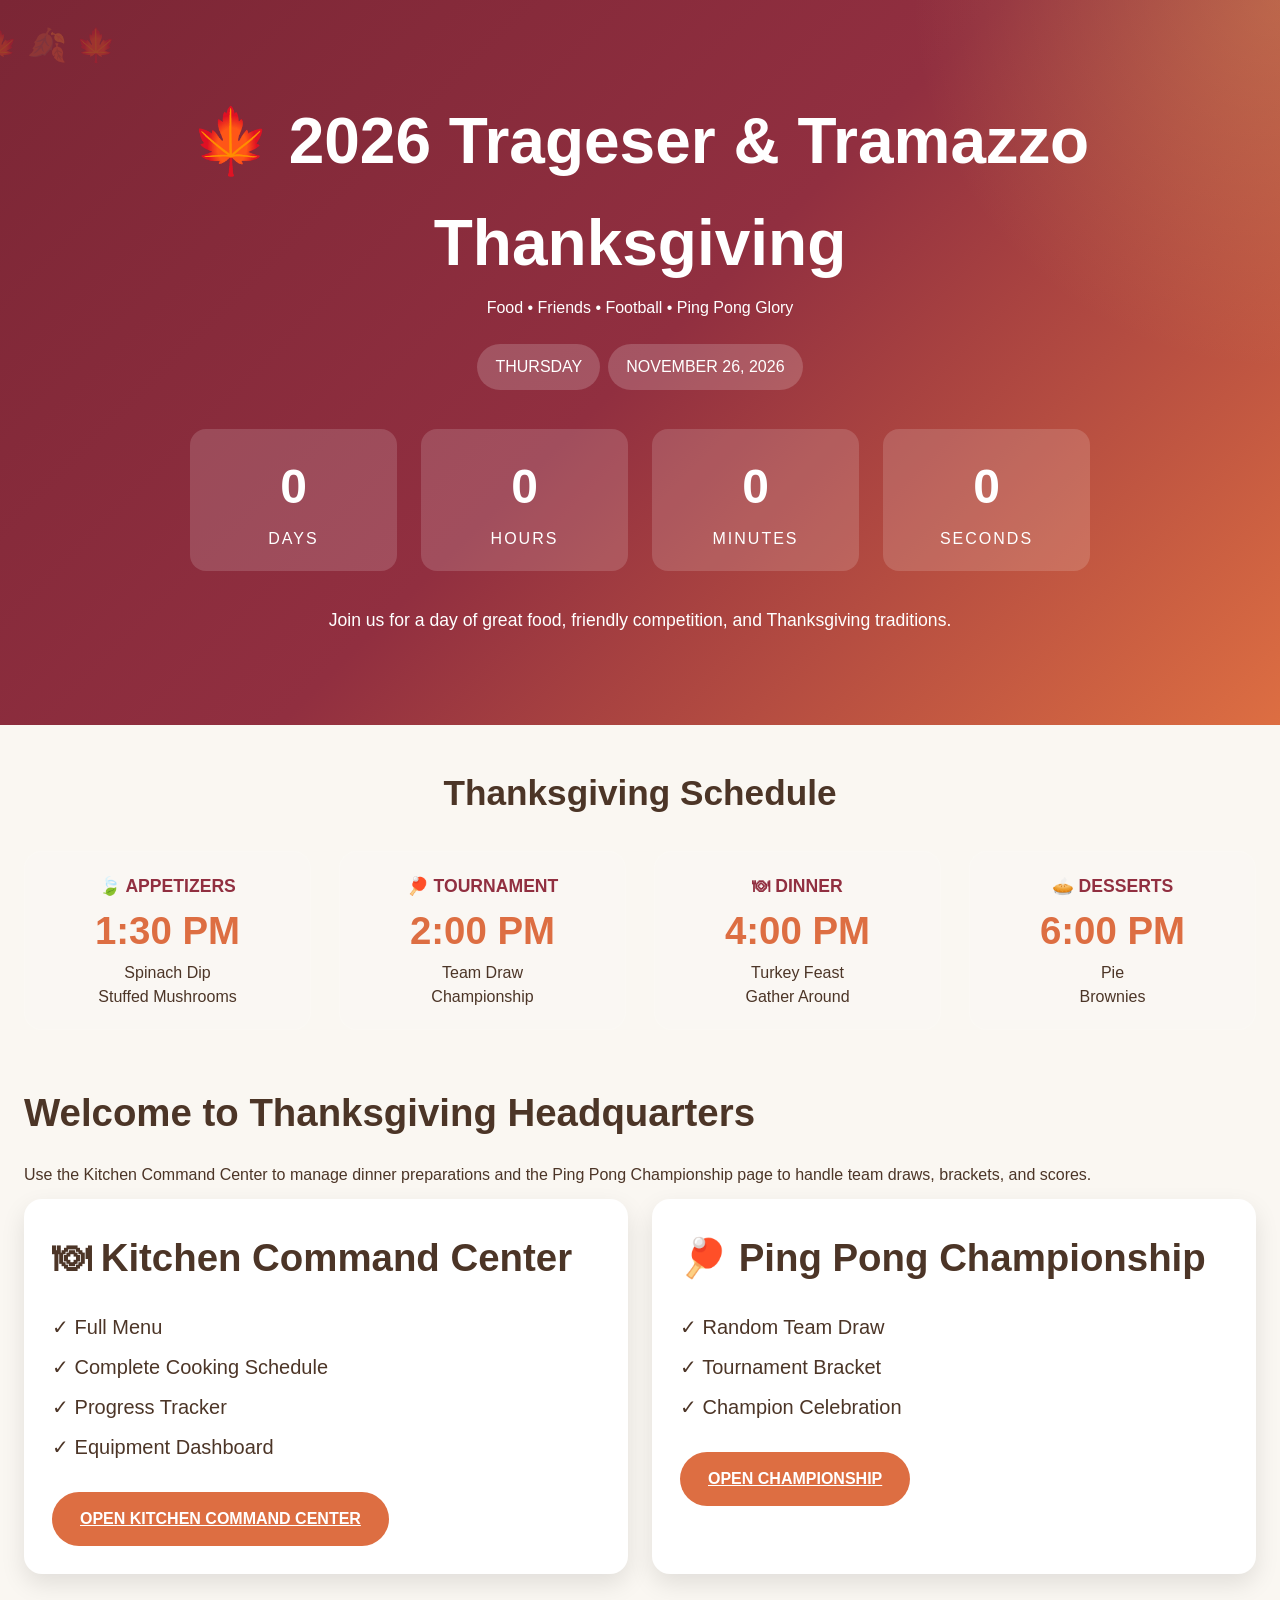
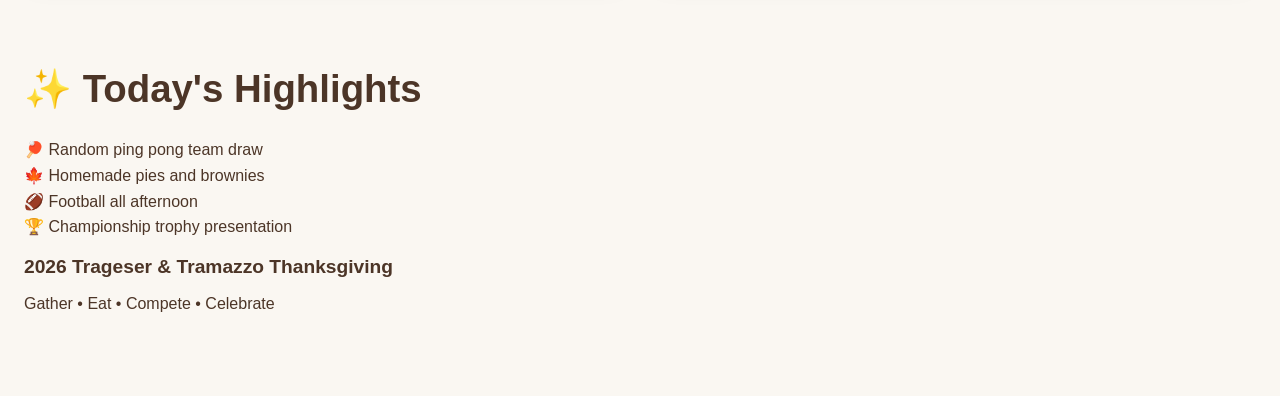
<file: index.html>
<!DOCTYPE html>
<html lang="en">
<head>
<meta charset="UTF-8">
<meta name="viewport" content="width=device-width, initial-scale=1.0">
<title>2026 Trageser & Tramazzo Thanksgiving</title>
<link rel="stylesheet" href="styles.css">
<style>
.countdown-grid{display:grid;grid-template-columns:repeat(4,1fr);gap:24px;max-width:900px;margin:35px auto}.countdown-tile{background:rgba(255,255,255,.15);padding:20px;border-radius:16px}.countdown-number{font-size:3rem;font-weight:800}.countdown-label{letter-spacing:2px}.badge-row{margin:20px 0}.badge{display:inline-block;background:rgba(255,255,255,.18);padding:10px 18px;border-radius:999px;margin:4px}.nav-feature{font-size:1.05rem;line-height:1.9}.hero-card{font-size:1.1rem;max-width:700px;margin:25px auto 0}.primary-nav{transform:none;padding:28px}.grid-2{display:grid;grid-template-columns:1fr 1fr;gap:24px}.card.full-width{grid-column:1/-1}.welcome-section,.highlights-section{background:transparent;box-shadow:none;border:none;padding:12px 0}@media (max-width:768px){.grid-2{grid-template-columns:1fr}.card.full-width{grid-column:auto}.primary-nav{padding:22px}}
.section-title{text-align:center;margin-bottom:10px;font-size:2rem;font-weight:800}.section-subtitle{text-align:center;opacity:.8;margin-bottom:25px}.info-card{background:rgba(255,255,255,.08);border:1px solid rgba(255,255,255,.12);border-radius:18px;padding:20px;text-align:center;cursor:default;box-shadow:none}.navigation-section{margin-top:50px}.nav-grid{display:grid;grid-template-columns:repeat(auto-fit,minmax(300px,1fr));gap:24px}.nav-card{display:block;text-decoration:none;color:white;background:linear-gradient(135deg,#8B4513,#C96A21);border-radius:24px;padding:30px;border:3px solid #FFD166;box-shadow:0 12px 30px rgba(0,0,0,.25);transition:.25s ease;cursor:pointer}.nav-card:hover{transform:translateY(-6px) scale(1.02)}.tap-indicator{margin-top:20px;padding:12px;text-align:center;font-weight:800;background:rgba(255,255,255,.18);border-radius:12px;color:#FFD166} .info-card .stat-title{font-size:1.1rem;font-weight:700}.info-card .stat-value{font-size:2.4rem;font-weight:800}.info-card p{font-size:1rem;line-height:1.5}.section-title{font-size:2.2rem!important}.section-subtitle{font-size:1.15rem}.nav-card{padding:36px;min-height:320px}.nav-card h2{font-size:2rem}.nav-feature{font-size:1.25rem;line-height:2}.tap-indicator{font-size:1.35rem;font-weight:900;padding:18px}@media(max-width:768px){.info-card .stat-value{font-size:2.5rem}.info-card p{font-size:1.1rem}.nav-card h2{font-size:2rem}.nav-feature{font-size:1.3rem;line-height:2.1}.tap-indicator{font-size:1.5rem;padding:20px}} </style>
</head><body>
<header class="hero">
<h1>🍁 2026 Trageser & Tramazzo Thanksgiving</h1>
<p>Food • Friends • Football • Ping Pong Glory</p>
<div class="badge-row"><span class="badge">THURSDAY</span><span class="badge">NOVEMBER 26, 2026</span></div>
<div class="countdown-grid"><div class="countdown-tile"><div id="days" class="countdown-number">0</div><div class="countdown-label">DAYS</div></div><div class="countdown-tile"><div id="hours" class="countdown-number">0</div><div class="countdown-label">HOURS</div></div><div class="countdown-tile"><div id="mins" class="countdown-number">0</div><div class="countdown-label">MINUTES</div></div><div class="countdown-tile"><div id="secs" class="countdown-number">0</div><div class="countdown-label">SECONDS</div></div></div>
<div class="hero-card">Join us for a day of great food, friendly competition, and Thanksgiving traditions.</div>
</header>
<div class="container">
<div class="schedule-section"><h2 class="section-title">Thanksgiving Schedule</h2><div class="dashboard">
<div class="info-card"><div class="stat-title">🍃 APPETIZERS</div><div class="stat-value">1:30 PM</div><p>Spinach Dip<br>Stuffed Mushrooms</p></div>
<div class="info-card"><div class="stat-title">🏓 TOURNAMENT</div><div class="stat-value">2:00 PM</div><p>Team Draw<br>Championship</p></div>
<div class="info-card"><div class="stat-title">🍽 DINNER</div><div class="stat-value">4:00 PM</div><p>Turkey Feast<br>Gather Around</p></div>
<div class="info-card"><div class="stat-title">🥧 DESSERTS</div><div class="stat-value">6:00 PM</div><p>Pie<br>Brownies</p></div>
</div>
<div class="welcome-section"><h2>Welcome to Thanksgiving Headquarters</h2><p>Use the Kitchen Command Center to manage dinner preparations and the Ping Pong Championship page to handle team draws, brackets, and scores.</p></div>
<div class="grid grid-2">
<div class="card primary-nav"><h2>🍽 Kitchen Command Center</h2><div class="nav-feature">✓ Full Menu<br>✓ Complete Cooking Schedule<br>✓ Progress Tracker<br>✓ Equipment Dashboard</div><br><a href="cooking.html" class="btn">OPEN KITCHEN COMMAND CENTER</a></div>
<div class="card primary-nav"><h2>🏓 Ping Pong Championship</h2><div class="nav-feature">✓ Random Team Draw<br>✓ Tournament Bracket<br>✓ Champion Celebration</div><br><a href="tournament.html" class="btn">OPEN CHAMPIONSHIP</a></div>
</div>
<div class="highlights-section full-width"><h2>✨ Today's Highlights</h2><p>🏓 Random ping pong team draw</p><p>🍁 Homemade pies and brownies</p><p>🏈 Football all afternoon</p><p>🏆 Championship trophy presentation</p></div>
</div>
<footer><h3>2026 Trageser & Tramazzo Thanksgiving</h3><p>Gather • Eat • Compete • Celebrate</p></footer>
<script>function update(){const t=new Date('2026-11-26T16:00:00')-new Date();if(t<0)return;days.textContent=Math.floor(t/86400000);hours.textContent=Math.floor(t%86400000/3600000);mins.textContent=Math.floor(t%3600000/60000);secs.textContent=Math.floor(t%60000/1000);}update();setInterval(update,1000);</script>
</body></html>
</file>
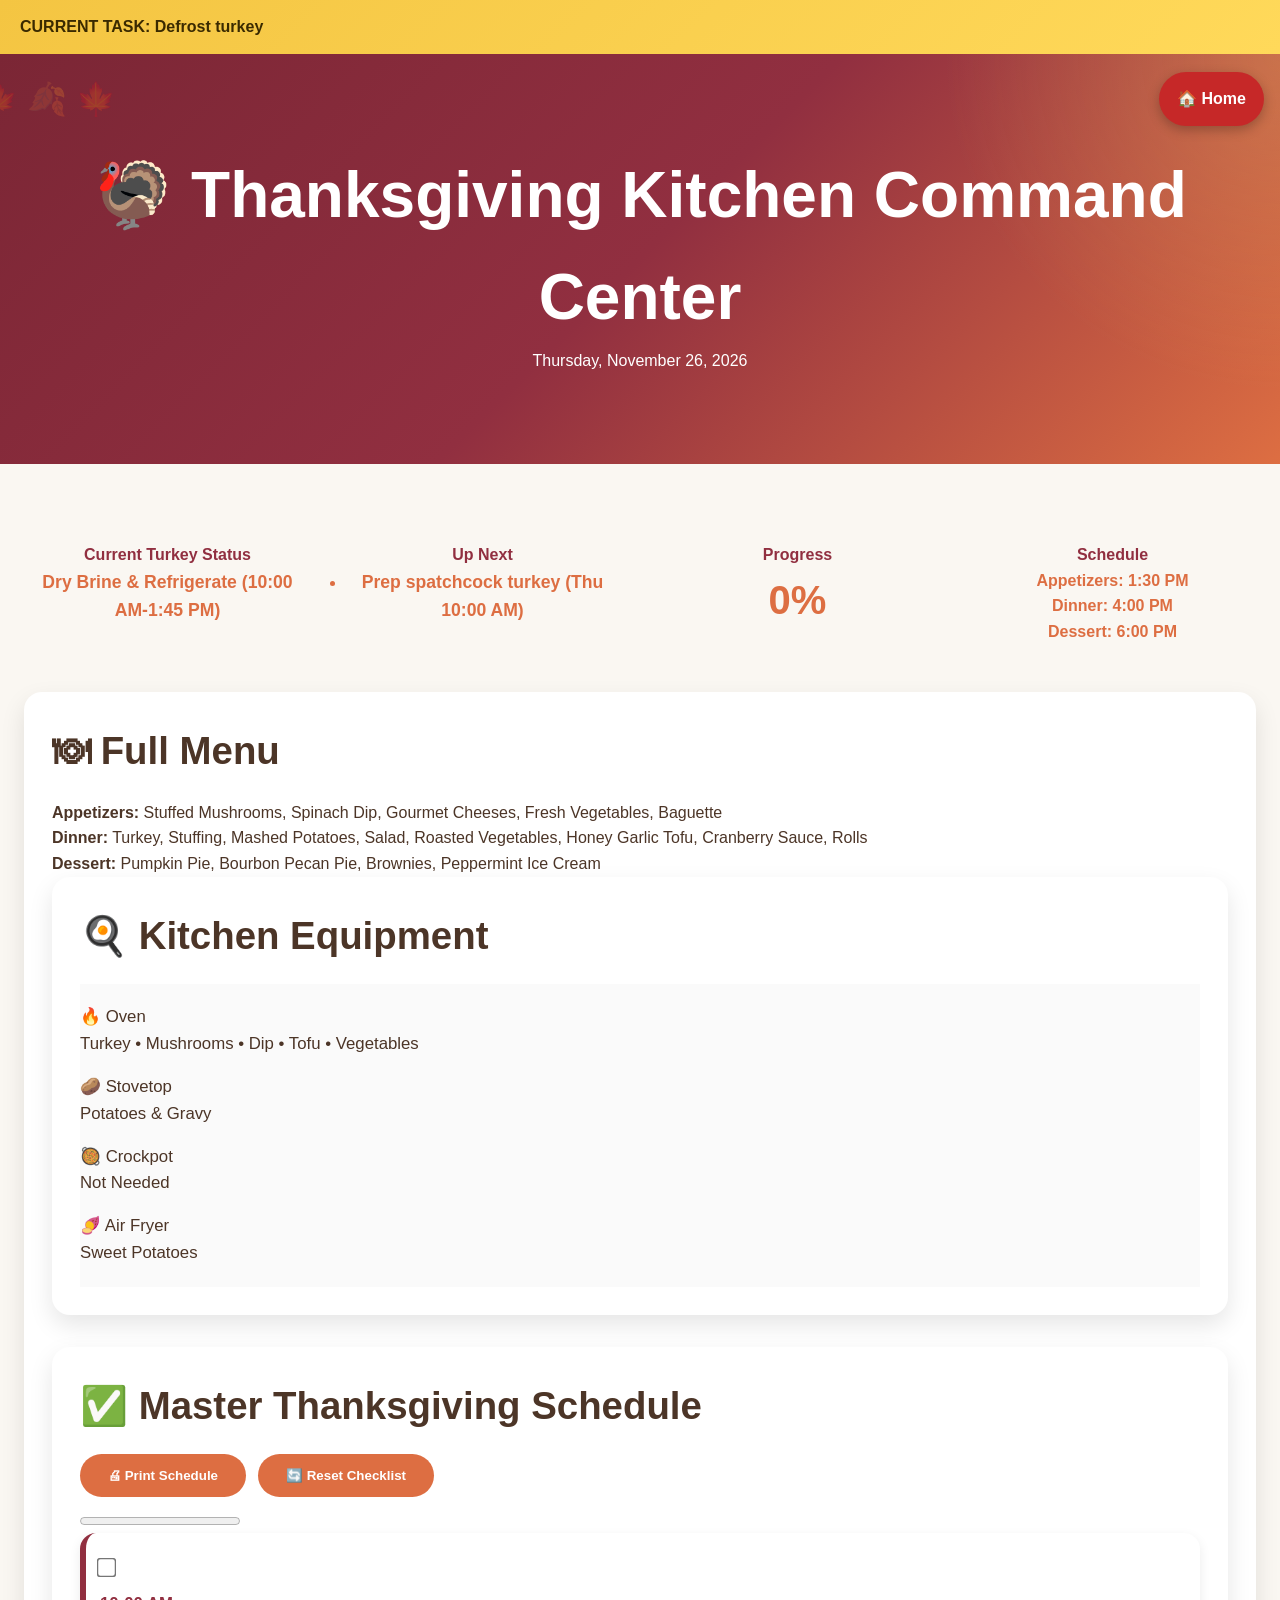
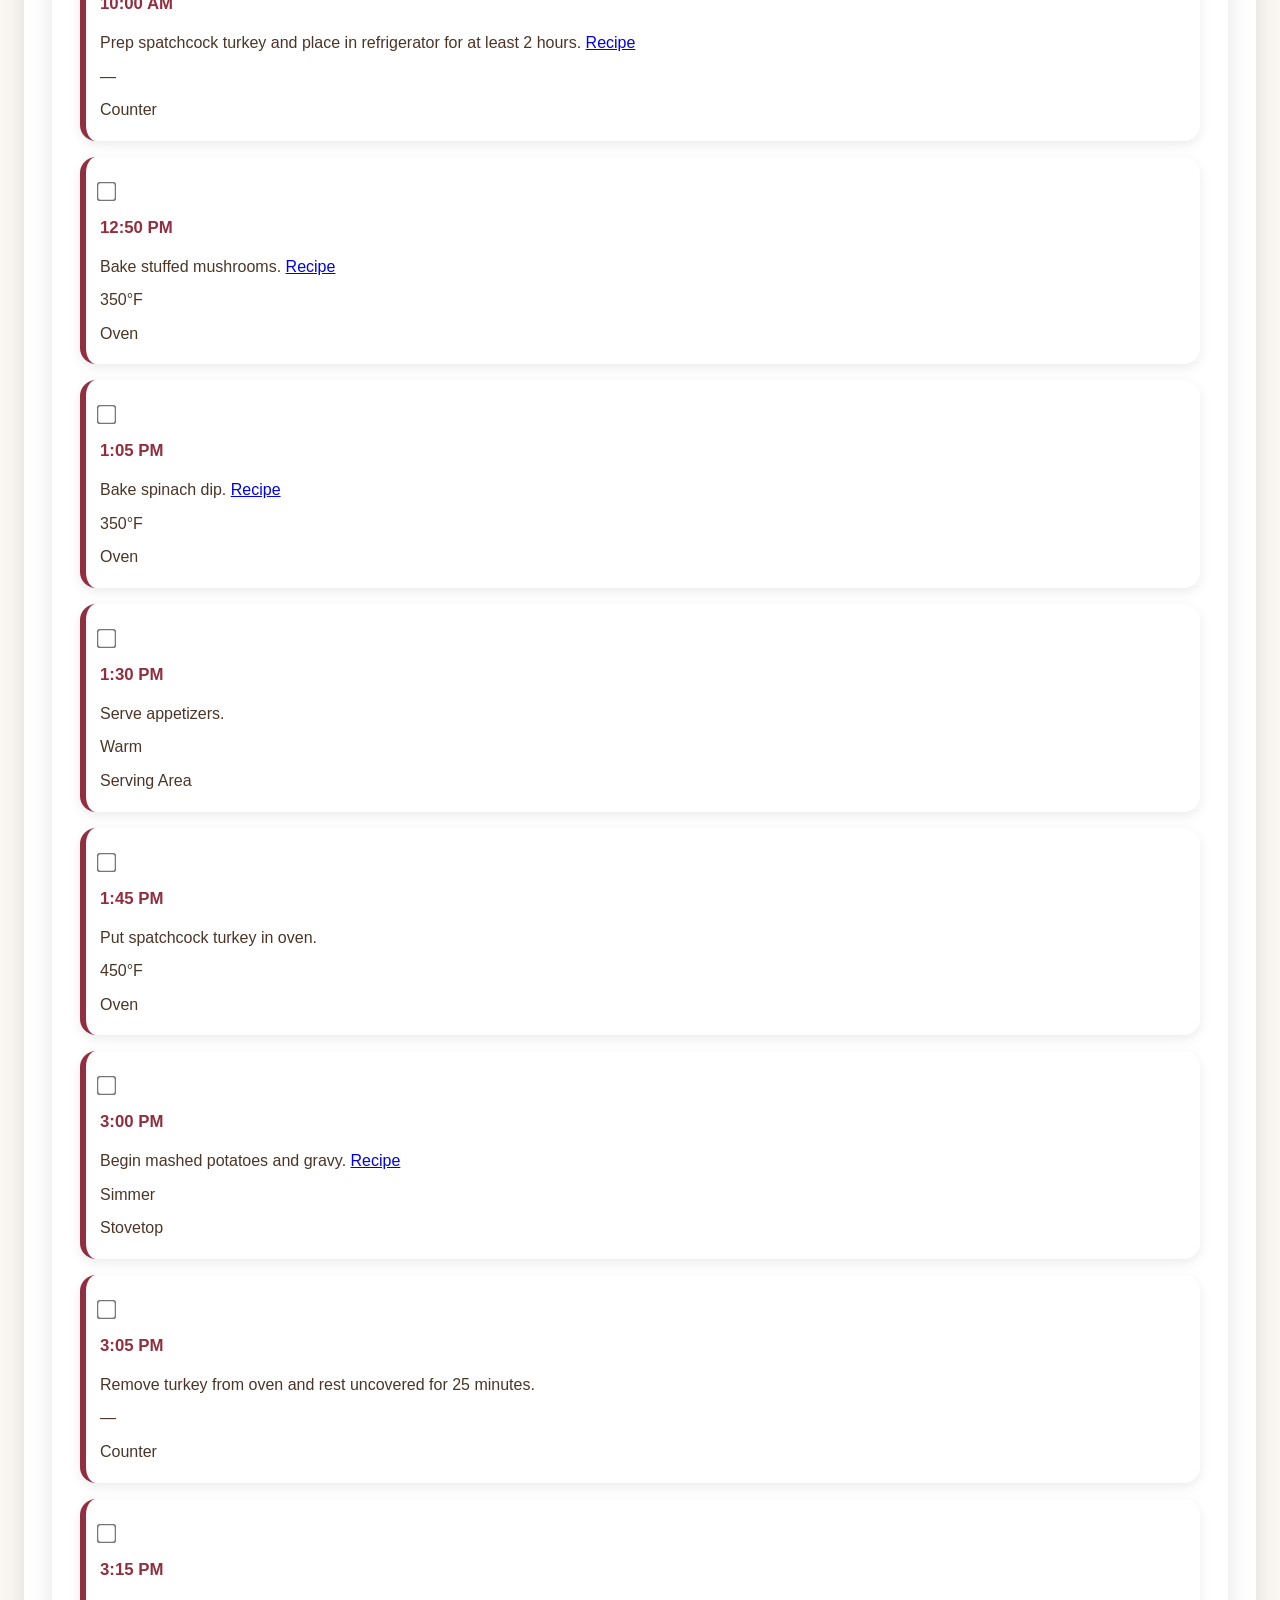
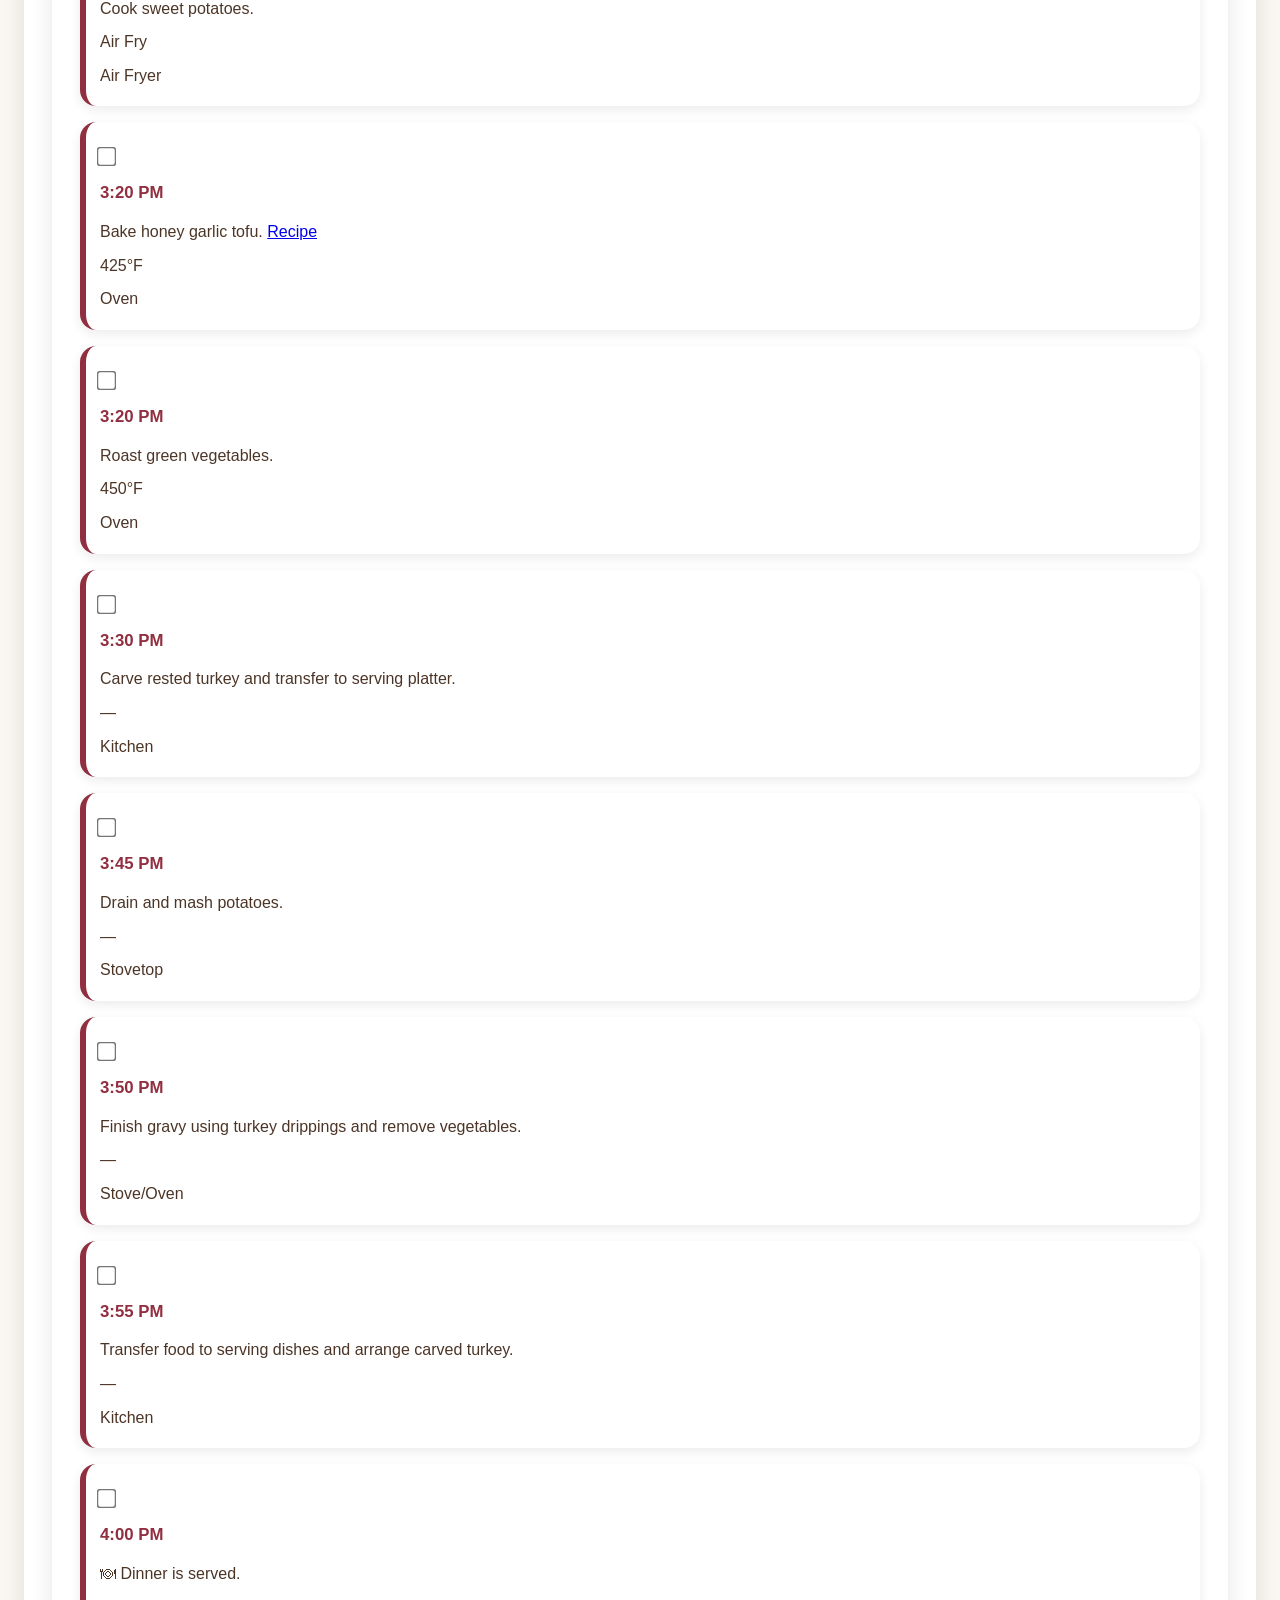
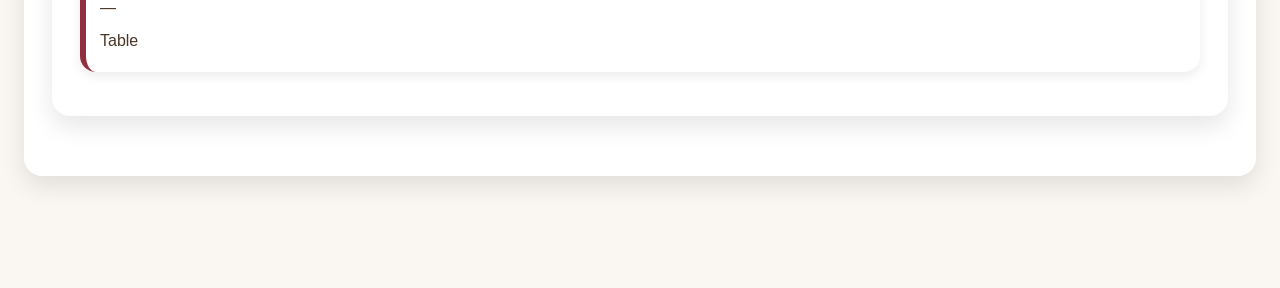
<file: cooking.html>
<!DOCTYPE html>
<html lang="en">
<head>
<meta charset="UTF-8">
<meta name="viewport" content="width=device-width, initial-scale=1.0">
<title>Thanksgiving Kitchen Command Center</title>
<link rel="stylesheet" href="styles.css">
<style>
.topnav{padding:20px}.sticky-task{position:sticky;top:0;background:#912f40;color:#fff;padding:14px 20px;z-index:1000;font-weight:700}.equipment{display:grid;grid-template-columns:repeat(auto-fit,minmax(220px,1fr));gap:24px}.equip{background:#fff;border-radius:18px;padding:20px;box-shadow:0 8px 20px rgba(0,0,0,.1)}.controls{display:flex;gap:12px;flex-wrap:wrap}.progress-wrap{margin-top:10px} .schedule-table input{transform:scale(1.2)} .dashboard .stat-card{pointer-events:none!important;border-radius:0!important;box-shadow:none!important;background:transparent!important;border:none!important;padding:8px!important;} .dashboard .stat-card:hover{transform:none!important;box-shadow:none!important;} 
.table-wrapper{overflow:visible}.schedule-table{width:100%}.schedule-table tr:first-child{display:none}.schedule-table,.schedule-table tbody,.schedule-table tr,.schedule-table td{display:block;width:100%}.schedule-table tr{background:#fff;margin:0 0 16px 0;border-radius:16px;padding:14px;box-shadow:0 4px 12px rgba(0,0,0,.08);border-left:6px solid #912f40}.schedule-table td{border:none;padding:4px 0}.schedule-table td:nth-child(1){font-size:1.25rem;font-weight:700}.schedule-table td:nth-child(2){font-weight:700;color:#912f40;font-size:1.05rem}.schedule-table td:nth-child(3){padding-top:8px}.schedule-table input{transform:scale(1.5)}.equipment-simple{display:block!important;background:#fafafa;padding:12px 0}.equipment-simple .equip{background:none!important;box-shadow:none!important;border:none!important;padding:8px 0;margin:0;font-size:1.05rem}.equipment-simple h3{margin:0;font-size:1rem;color:#444}</style>
</head>
<body>
<style>.floating-home{position:fixed;right:16px;top:72px;background:#c62828;color:#fff;padding:14px 18px;border-radius:999px;text-decoration:none;font-weight:700;box-shadow:0 4px 12px rgba(0,0,0,.25);z-index:5000;display:block;color:#fff}.floating-home.show{display:block}</style><a href="index.html" class="floating-home" id="homeBtn">🏠 Home</a>
<div class="sticky-task" style="background:linear-gradient(135deg,#f4c542,#ffd95a);color:#3a2a00;font-weight:700">CURRENT TASK: <span id="currentTask">Defrost turkey</span></div>
<header class="hero">
<h1>🦃 Thanksgiving Kitchen Command Center</h1>
<p>Thursday, November 26, 2026</p>
</header>
<div class="container">
<div class="dashboard">
<div class="stat-card" style="box-shadow:none;border:1px solid #ddd;background:#f5f5f5;cursor:default;transform:none;"><div class="stat-title">Current Turkey Status</div><div id="turkeyStatus" class="stat-value" style="font-size:1.1rem">Dry Brine & Refrigerate (10:00 AM-1:45 PM)</div></div>
<div class="stat-card" style="box-shadow:none;border:1px solid #ddd;background:#f5f5f5;cursor:default;transform:none;"><div class="stat-title">Up Next</div><div class="stat-value" id="upNext" style="font-size:1.1rem"><ul><li>Prep spatchcock turkey (Thu 10:00 AM)</li></ul></div></div>
<div class="stat-card" style="box-shadow:none;border:1px solid #ddd;background:#f5f5f5;cursor:default;transform:none;"><div class="stat-title">Progress</div><div class="stat-value" id="progressPct">0%</div></div>
<div class="stat-card" style="box-shadow:none;border:1px solid #ddd;background:#f5f5f5;cursor:default;transform:none;"><div class="stat-title">Schedule</div><div class="stat-value" style="font-size:1rem">Appetizers: 1:30 PM<br>Dinner: 4:00 PM<br>Dessert: 6:00 PM</div></div>
</div>
<div class='card'><h2>🍽 Full Menu</h2><p><strong>Appetizers:</strong> Stuffed Mushrooms, Spinach Dip, Gourmet Cheeses, Fresh Vegetables, Baguette</p><p><strong>Dinner:</strong> Turkey, Stuffing, Mashed Potatoes, Salad, Roasted Vegetables, Honey Garlic Tofu, Cranberry Sauce, Rolls</p><p><strong>Dessert:</strong> Pumpkin Pie, Bourbon Pecan Pie, Brownies, Peppermint Ice Cream</p><div class="card"><h2>🍳 Kitchen Equipment</h2><div class="equipment-simple"><div class="equip">🔥 Oven<br>Turkey • Mushrooms • Dip • Tofu • Vegetables</div><div class="equip">🥔 Stovetop<br>Potatoes & Gravy</div><div class="equip">🥘 Crockpot<br>Not Needed</div><div class="equip">🍠 Air Fryer<br>Sweet Potatoes</div></div></div>
<div class="card">
<h2>✅ Master Thanksgiving Schedule</h2>
<div class="controls"><button class="btn" onclick="window.print()">🖨 Print Schedule</button><button class="btn btn-secondary" onclick="resetChecks()">🔄 Reset Checklist</button></div>
<div class="progress-wrap"><progress id="progress" max="17" value="0"></progress></div>
<div class="table-wrapper">
<table class="schedule-table"><tr><td><input class='task' type='checkbox'></td><td>Wednesday</td><td>Prepare cranberry sauce, pumpkin pie, bourbon pecan pie, and brownies.</td><td>—</td><td>Kitchen</td></tr>
<tr><td><input class='task' type='checkbox'></td><td>10:00 AM</td><td>Prep spatchcock turkey and place in refrigerator for at least 2 hours. <a href="https://www.spendwithpennies.com/spatchcock-turkey/#wprm-recipe-container-141066" target="_blank" rel="noopener noreferrer">Recipe</a></td><td>—</td><td>Counter</td></tr>
<tr><td><input class='task' type='checkbox'></td><td>12:50 PM</td><td>Bake stuffed mushrooms. <a href="https://www.veganricha.com/vegan-stuffed-mushrooms/" target="_blank" rel="noopener noreferrer">Recipe</a></td><td>350°F</td><td>Oven</td></tr>
<tr><td><input class='task' type='checkbox'></td><td>1:05 PM</td><td>Bake spinach dip. <a href="https://onmykidsplate.com/baked-spinach-dip/" target="_blank" rel="noopener noreferrer">Recipe</a></td><td>350°F</td><td>Oven</td></tr>
<tr><td><input class='task' type='checkbox'></td><td>1:30 PM</td><td>Serve appetizers.</td><td>Warm</td><td>Serving Area</td></tr>
<tr><td><input class='task' type='checkbox'></td><td>1:45 PM</td><td>Put spatchcock turkey in oven.</td><td>450°F</td><td>Oven</td></tr>
<tr><td><input class='task' type='checkbox'></td><td>3:00 PM</td><td>Begin mashed potatoes and gravy. <a href="https://www.noracooks.com/easy-vegan-gravy/" target="_blank" rel="noopener noreferrer">Recipe</a></td><td>Simmer</td><td>Stovetop</td></tr>
<tr><td><input class='task' type='checkbox'></td><td>3:05 PM</td><td>Remove turkey from oven and rest uncovered for 25 minutes.</td><td>—</td><td>Counter</td></tr>
<tr><td><input class='task' type='checkbox'></td><td>3:15 PM</td><td>Cook sweet potatoes.</td><td>Air Fry</td><td>Air Fryer</td></tr>
<tr><td><input class='task' type='checkbox'></td><td>3:20 PM</td><td>Bake honey garlic tofu. <a href="https://www.plantpowercouple.com/recipes/vegan-honey-chicken-recipe/" target="_blank" rel="noopener noreferrer">Recipe</a></td><td>425°F</td><td>Oven</td></tr>
<tr><td><input class='task' type='checkbox'></td><td>3:20 PM</td><td>Roast green vegetables.</td><td>450°F</td><td>Oven</td></tr>
<tr><td><input class='task' type='checkbox'></td><td>3:30 PM</td><td>Carve rested turkey and transfer to serving platter.</td><td>—</td><td>Kitchen</td></tr>
<tr><td><input class='task' type='checkbox'></td><td>3:45 PM</td><td>Drain and mash potatoes.</td><td>—</td><td>Stovetop</td></tr>
<tr><td><input class='task' type='checkbox'></td><td>3:50 PM</td><td>Finish gravy using turkey drippings and remove vegetables.</td><td>—</td><td>Stove/Oven</td></tr>
<tr><td><input class='task' type='checkbox'></td><td>3:55 PM</td><td>Transfer food to serving dishes and arrange carved turkey.</td><td>—</td><td>Kitchen</td></tr>
<tr><td><input class='task' type='checkbox'></td><td>4:00 PM</td><td>🍽 Dinner is served.</td><td>—</td><td>Table</td></tr></table></div></div>
</div>


<script>
function updateProgress(){
 const tasks=[...document.querySelectorAll(".task")];
 const done=tasks.filter(t=>t.checked).length;
 const pct=Math.round(done/tasks.length*100);
 document.getElementById("progress").max=tasks.length;
 document.getElementById("progress").value=done;
 document.getElementById("progressPct").textContent=pct+"%";
 tasks.forEach((t,i)=>localStorage.setItem("tg_"+i,t.checked?"1":"0"));
}
function resetChecks(){document.querySelectorAll('.task').forEach((t,i)=>{t.checked=false;localStorage.removeItem('tg_'+i);});updateProgress();}
window.addEventListener('DOMContentLoaded',()=>{document.querySelectorAll('.task').forEach((t,i)=>{if(localStorage.getItem('tg_'+i)==='1')t.checked=true;t.addEventListener('change',updateProgress);});updateProgress();});
</script></body></html>
</file>
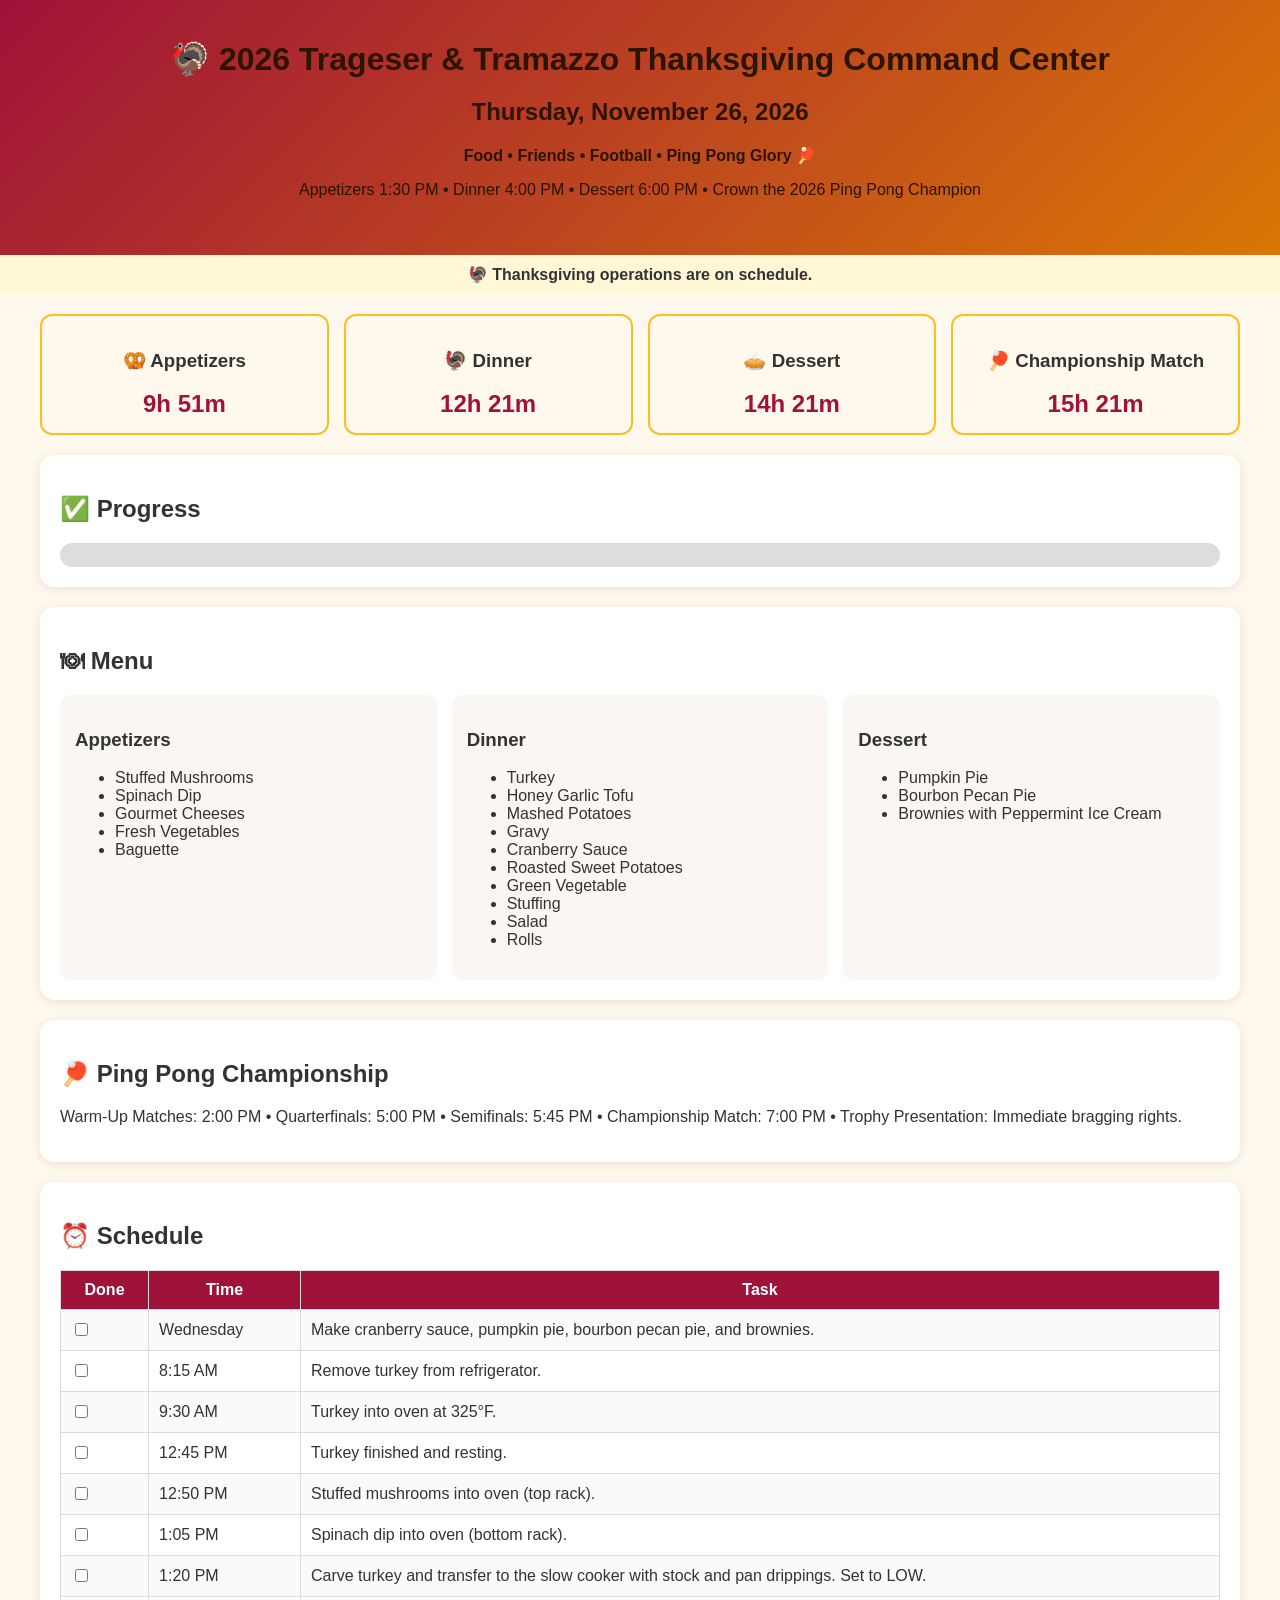
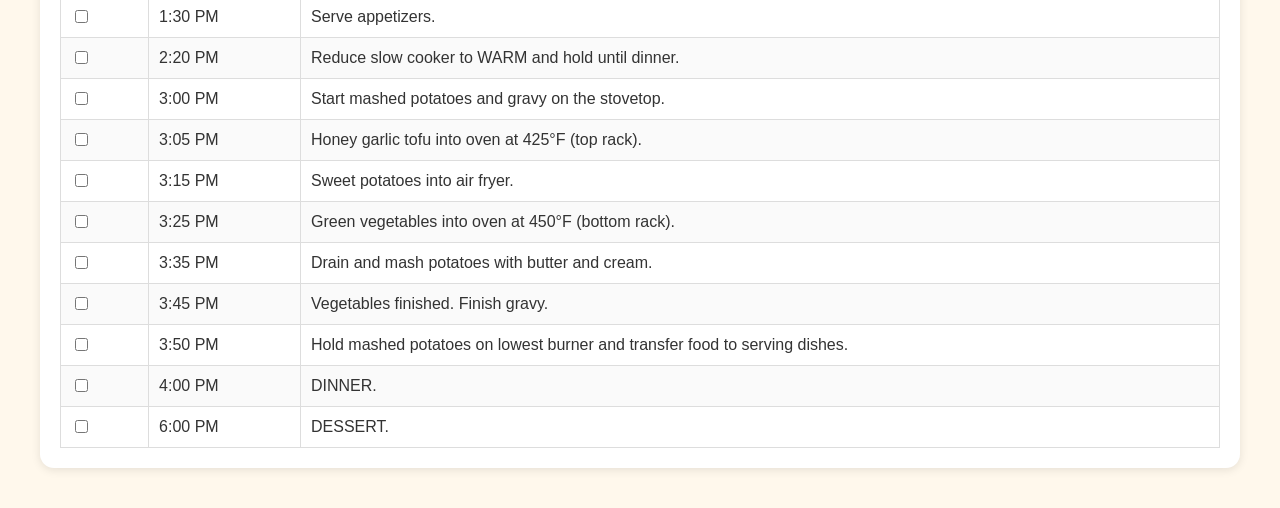
<file: index.html.html>
<!DOCTYPE html><html lang='en'><head><meta charset='UTF-8'><meta name='viewport' content='width=device-width,initial-scale=1'><title>2026 Trageser & Tramazzo Thanksgiving Command Center</title><style>
body{margin:0;font-family:Segoe UI,sans-serif;background:#fff8ec;color:#333}header{background:linear-gradient(135deg,#9f1239,#d97706);color:#2b1400;text-align:center;padding:40px 20px}h1{margin:0}.container{max-width:1200px;margin:auto;padding:20px}.card{background:#fff;border-radius:14px;padding:20px;margin:20px 0;box-shadow:0 2px 10px rgba(0,0,0,.1)}.dash{display:grid;grid-template-columns:repeat(auto-fit,minmax(220px,1fr));gap:15px}.clock{border:2px solid #fbbf24;border-radius:12px;padding:15px;text-align:center}.time{font-size:1.5rem;font-weight:700;color:#9f1239}.menu{display:grid;grid-template-columns:repeat(auto-fit,minmax(250px,1fr));gap:15px}.menu div{background:#faf7f2;padding:15px;border-radius:10px}table{width:100%;border-collapse:collapse}th,td{border:1px solid #ddd;padding:10px}th{background:#9f1239;color:#fff}tr:nth-child(even){background:#fafafa}.progress{height:24px;background:#ddd;border-radius:20px;overflow:hidden}.bar{height:100%;width:0;background:linear-gradient(to right,#d97706,#fbbf24)}#status{background:#fff7d6;padding:10px;text-align:center;font-weight:bold}
</style></head><body>
<header><h1>🦃 2026 Trageser & Tramazzo Thanksgiving Command Center</h1><h2>Thursday, November 26, 2026</h2><p><strong>Food • Friends • Football • Ping Pong Glory 🏓</strong></p><p>Appetizers 1:30 PM • Dinner 4:00 PM • Dessert 6:00 PM • Crown the 2026 Ping Pong Champion</p></header>
<div id='status'>🦃 Thanksgiving operations are on schedule.</div>
<div class='container'>
<div class='dash'>
<div class='clock'><h3>🥨 Appetizers</h3><div id='apps' class='time'></div></div>
<div class='clock'><h3>🦃 Dinner</h3><div id='dinner' class='time'></div></div>
<div class='clock'><h3>🥧 Dessert</h3><div id='dessert' class='time'></div></div>
<div class='clock'><h3>🏓 Championship Match</h3><div id='pingpong' class='time'></div></div>
</div>
<div class='card'><h2>✅ Progress</h2><div class='progress'><div id='bar' class='bar'></div></div></div>
<div class='card'><h2>🍽 Menu</h2><div class='menu'>
<div><h3>Appetizers</h3><ul><li>Stuffed Mushrooms</li><li>Spinach Dip</li><li>Gourmet Cheeses</li><li>Fresh Vegetables</li><li>Baguette</li></ul></div>
<div><h3>Dinner</h3><ul><li>Turkey</li><li>Honey Garlic Tofu</li><li>Mashed Potatoes</li><li>Gravy</li><li>Cranberry Sauce</li><li>Roasted Sweet Potatoes</li><li>Green Vegetable</li><li>Stuffing</li><li>Salad</li><li>Rolls</li></ul></div>
<div><h3>Dessert</h3><ul><li>Pumpkin Pie</li><li>Bourbon Pecan Pie</li><li>Brownies with Peppermint Ice Cream</li></ul></div>
</div></div>
<div class='card'><h2>🏓 Ping Pong Championship</h2><p>Warm-Up Matches: 2:00 PM • Quarterfinals: 5:00 PM • Semifinals: 5:45 PM • Championship Match: 7:00 PM • Trophy Presentation: Immediate bragging rights.</p></div>
<div class='card'><h2>⏰ Schedule</h2><table><tr><th>Done</th><th>Time</th><th>Task</th></tr>
<tr><td><input class='task' type='checkbox'></td><td>Wednesday</td><td>Make cranberry sauce, pumpkin pie, bourbon pecan pie, and brownies.</td></tr>
<tr><td><input class='task' type='checkbox'></td><td>8:15 AM</td><td>Remove turkey from refrigerator.</td></tr>
<tr><td><input class='task' type='checkbox'></td><td>9:30 AM</td><td>Turkey into oven at 325°F.</td></tr>
<tr><td><input class='task' type='checkbox'></td><td>12:45 PM</td><td>Turkey finished and resting.</td></tr>
<tr><td><input class='task' type='checkbox'></td><td>12:50 PM</td><td>Stuffed mushrooms into oven (top rack).</td></tr>
<tr><td><input class='task' type='checkbox'></td><td>1:05 PM</td><td>Spinach dip into oven (bottom rack).</td></tr>
<tr><td><input class='task' type='checkbox'></td><td>1:20 PM</td><td>Carve turkey and transfer to the slow cooker with stock and pan drippings. Set to LOW.</td></tr>
<tr><td><input class='task' type='checkbox'></td><td>1:30 PM</td><td>Serve appetizers.</td></tr>
<tr><td><input class='task' type='checkbox'></td><td>2:20 PM</td><td>Reduce slow cooker to WARM and hold until dinner.</td></tr>
<tr><td><input class='task' type='checkbox'></td><td>3:00 PM</td><td>Start mashed potatoes and gravy on the stovetop.</td></tr>
<tr><td><input class='task' type='checkbox'></td><td>3:05 PM</td><td>Honey garlic tofu into oven at 425°F (top rack).</td></tr>
<tr><td><input class='task' type='checkbox'></td><td>3:15 PM</td><td>Sweet potatoes into air fryer.</td></tr>
<tr><td><input class='task' type='checkbox'></td><td>3:25 PM</td><td>Green vegetables into oven at 450°F (bottom rack).</td></tr>
<tr><td><input class='task' type='checkbox'></td><td>3:35 PM</td><td>Drain and mash potatoes with butter and cream.</td></tr>
<tr><td><input class='task' type='checkbox'></td><td>3:45 PM</td><td>Vegetables finished. Finish gravy.</td></tr>
<tr><td><input class='task' type='checkbox'></td><td>3:50 PM</td><td>Hold mashed potatoes on lowest burner and transfer food to serving dishes.</td></tr>
<tr><td><input class='task' type='checkbox'></td><td>4:00 PM</td><td>DINNER.</td></tr>
<tr><td><input class='task' type='checkbox'></td><td>6:00 PM</td><td>DESSERT.</td></tr>
</table></div></div>
<script>
function cd(id,h,m){let n=new Date(),t=new Date();t.setHours(h,m,0,0);if(t<n)t.setDate(t.getDate()+1);let d=t-n;let hh=Math.floor(d/3600000),mm=Math.floor((d%3600000)/60000);document.getElementById(id).textContent=hh+'h '+mm+'m';}
function tick(){cd('apps',13,30);cd('dinner',16,0);cd('dessert',18,0);cd('pingpong',19,0);}tick();setInterval(tick,60000);
const tasks=document.querySelectorAll('.task');function update(){let done=0;tasks.forEach((t,i)=>{if(t.checked)done++;localStorage.setItem('tgv3_'+i,t.checked)});document.getElementById('bar').style.width=(done/tasks.length*100)+'%';}
tasks.forEach((t,i)=>{t.checked=localStorage.getItem('tgv3_'+i)==='true';t.addEventListener('change',update)});update();
</script></body></html>
</file>
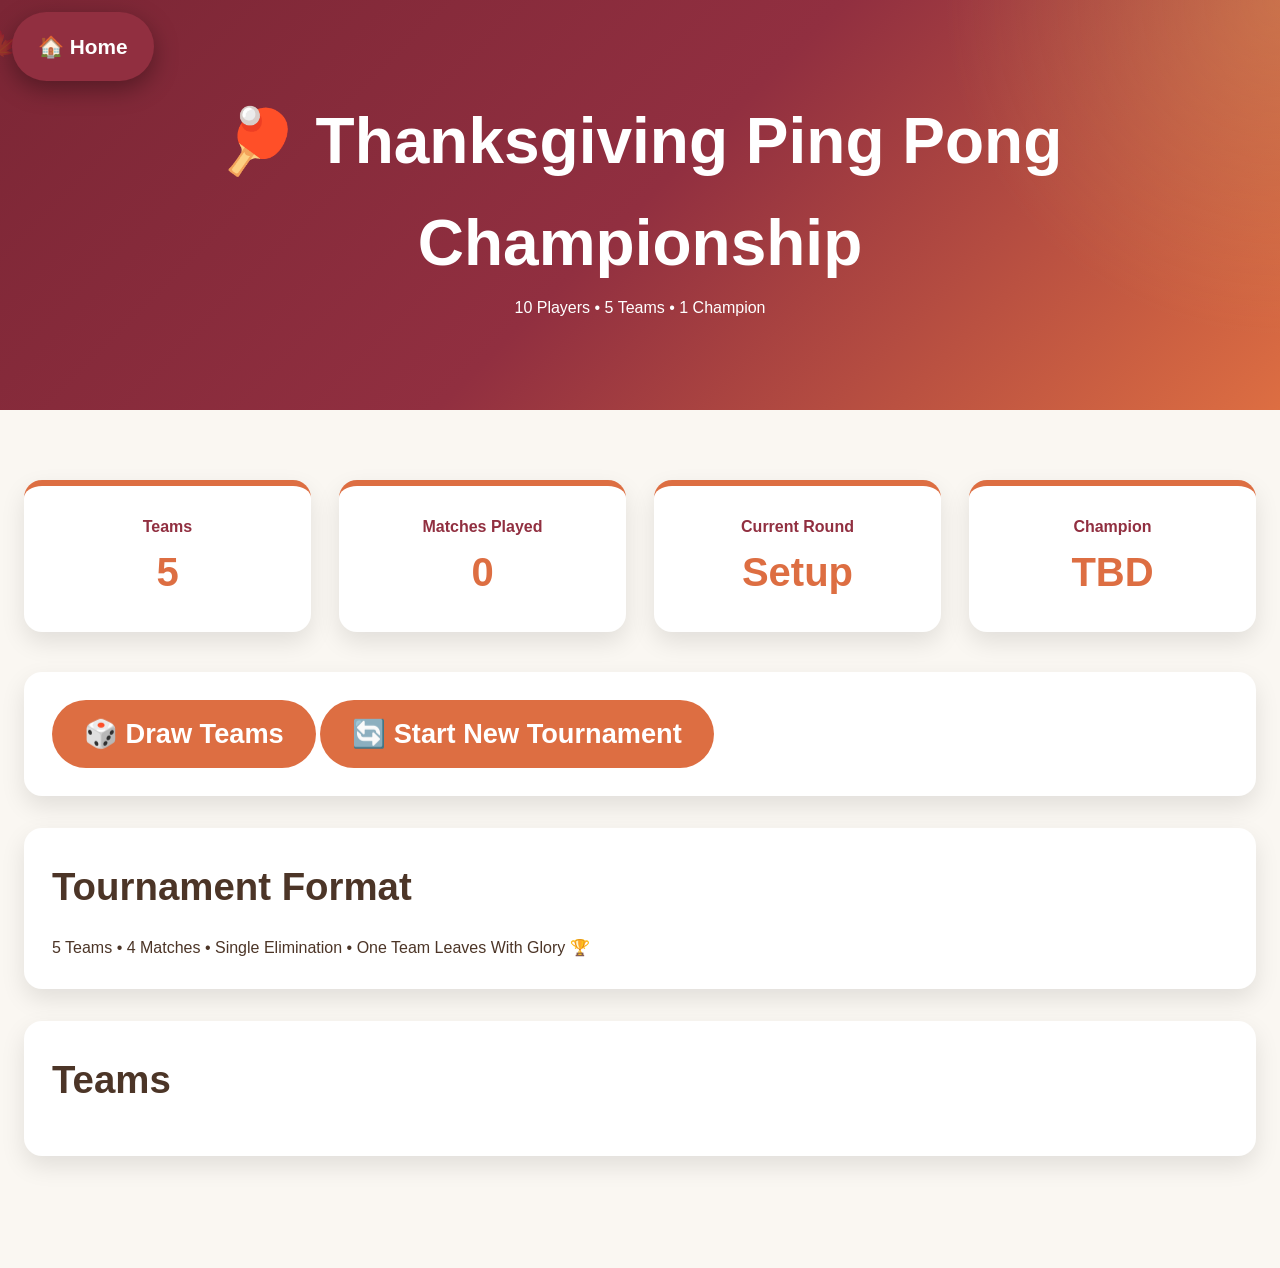
<file: tournament.html>
<!DOCTYPE html><html><head><meta charset="utf-8"><title>Thanksgiving Ping Pong Championship</title><link rel="stylesheet" href="styles.css">
<style>
.topnav{padding:20px}.floating-home-btn{position:fixed;top:12px;left:12px;z-index:10000;background:#912f40;color:#fff;text-decoration:none;font-size:1.3rem;font-weight:900;padding:18px 26px;border-radius:50px;box-shadow:0 8px 25px rgba(0,0,0,.35);transition:.2s ease}.floating-home-btn:hover{transform:translateY(-2px);background:#7a2534}@media(max-width:768px){.floating-home-btn{font-size:1.25rem;padding:16px 24px}}.teams{display:grid;grid-template-columns:repeat(auto-fit,minmax(240px,1fr));gap:24px}.teamcard{background:#fff;padding:22px;border-radius:18px;box-shadow:0 8px 20px rgba(0,0,0,.12);border-top:8px solid var(--accent)}.stage{background:#fff;padding:24px;border-radius:18px;box-shadow:0 8px 20px rgba(0,0,0,.1);margin-bottom:28px}.stage h3{text-align:center;color:#912f40}.arrow{text-align:center;font-size:2rem;color:#dd6e42;margin:10px 0}.matchup{background:#f8f1ea;padding:18px;border-radius:12px;margin:16px 0}.pick{display:block;width:100%;margin:8px 0;padding:18px;font-size:1.9rem;border:none;border-radius:12px;font-weight:800;cursor:pointer}.winner{outline:4px solid #4caf50;padding:10px;border-radius:10px}.champ-modal{position:fixed;inset:0;background:rgba(0,0,0,.78);backdrop-filter:blur(6px);display:flex;justify-content:center;align-items:center;z-index:9999}.champ-box{background:white;padding:50px;border-radius:28px;text-align:center;width:min(800px,90vw)}.hidden{display:none}
</style></head><body>
<a href="index.html" class="floating-home-btn">🏠 Home</a>
<header class="hero"><h1>🏓 Thanksgiving Ping Pong Championship</h1><p>10 Players • 5 Teams • 1 Champion</p></header>
<div class="container"><div class="dashboard"><div class="stat-card"><div class="stat-title">Teams</div><div class="stat-value">5</div></div><div class="stat-card"><div class="stat-title">Matches Played</div><div class="stat-value" id="played">0</div></div><div class="stat-card"><div class="stat-title">Current Round</div><div class="stat-value" id="round">Setup</div></div><div class="stat-card"><div class="stat-title">Champion</div><div class="stat-value" id="champion">TBD</div></div></div>
<div class='card'><button class='btn' style='font-size:1.7rem;padding:18px 32px;min-height:64px' onclick='drawTeams()'>🎲 Draw Teams</button> <button class='btn btn-secondary' style='font-size:1.7rem;padding:18px 32px;min-height:64px' onclick='resetTournament()'>🔄 Start New Tournament</button></div>
<div class='card'><h2>Tournament Format</h2><p>5 Teams • 4 Matches • Single Elimination • One Team Leaves With Glory 🏆</p></div>
<div class='card'><h2>Teams</h2><div id='teams' class='teams'></div></div><div id='stages'></div></div>
<div id='modal' class='champ-modal hidden'><div id='champBox' class='champ-box'></div></div>
<script>
const players=['Tim','Beth','Jerome','Katelyn','John','Mary Dudley','Robbie','Sawyer','Mary Grace','Brody'];
const defs=[['Turkey Toppers','#dd6e42'],['Stuffing Smashers','#912f40'],['Wishbone Warriors','#7d8f69'],['Pumpkin Power','#f4b942'],['Cranberry Crushers','#6d1f2f'],['Pie Pushers','#b57a44'],['Harvest Hustlers','#c96a2d'],['Gobble Squad','#56734d'],['Pilgrim Paddlers','#9c6b30'],['Mashed Potato Masters','#c8aa6e']];
let T=JSON.parse(localStorage.getItem('tt2026v4')||'null');
function sh(a){a=[...a];for(let i=a.length-1;i>0;i--){let j=Math.floor(Math.random()*(i+1));[a[i],a[j]]=[a[j],a[i]];}return a;}function save(){localStorage.setItem('tt2026v4',JSON.stringify(T));}
function validPair(a,b){const p=[a,b];if(p.includes('John')&&p.includes('Mary Dudley'))return false;if(p.includes('Robbie')&&p.includes('Tim'))return false;if(p.includes('Robbie')&&p.includes('Beth'))return false;if(p.includes('Mary Grace')&&p.includes('Tim'))return false;if(p.includes('Mary Grace')&&p.includes('Beth'))return false;return true;}function drawTeams(){let p,teams,valid=false;while(!valid){p=sh(players);valid=true;for(let i=0;i<5;i++){if(!validPair(p[i*2],p[i*2+1])){valid=false;break;}}}let n=sh(defs);teams=[];for(let i=0;i<5;i++)teams.push({name:n[i][0],color:n[i][1],players:[p[i*2],p[i*2+1]]});T={teams,played:0,r1:[null,null],semi:null,otherFinal:null,champ:null};save();render();}
function r1(m,i){T.r1[m]=T.teams[i];T.played++;save();render();}
function semiPick(t){T.semi=t;T.played++;save();render();}
function otherPick(t){T.otherFinal=t;T.played++;save();render();}
function champPick(t){T.champ=t;T.played++;save();render();}
function showChamp(){modal.classList.remove('hidden');champBox.innerHTML=`<div style="border-top:14px solid ${T.champ.color}"><h1 style="font-size:5rem">🏆</h1><h2>2026 Thanksgiving Champions</h2><h1>${T.champ.name}</h1><h2>${T.champ.players.join(' & ')}</h2><button class='btn' onclick='modal.classList.add("hidden")'>Close</button></div>`;}
function render(){if(!T)return;played.textContent=T.played;champion.textContent=T.champ?T.champ.name:'TBD';round.textContent=T.champ?'Complete':'In Progress';teams.innerHTML=T.teams.map(t=>`<div class='teamcard' style='--accent:${t.color}'><h3 style='font-size:2rem;margin-bottom:10px'>${t.name}</h3><p style='font-size:1.55rem;font-weight:700;line-height:1.6'>${t.players[0]}<br>&<br>${t.players[1]}</p></div>`).join('');let bye=T.teams[4];stages.innerHTML=`<div class='stage'><h3>ROUND 1</h3><div class='matchup'>${T.r1[0]?`<div class='winner' style='font-size:2rem;font-weight:900;color:#000'>${T.r1[0].name}</div>`:`<button class='pick' style='color:#000;font-size:1.9rem;font-weight:900;background:${T.teams[0].color}' onclick='r1(0,0)'>${T.teams[0].name}</button><button class='pick' style='color:#000;font-size:1.9rem;font-weight:900;background:${T.teams[1].color}' onclick='r1(0,1)'>${T.teams[1].name}</button>`}</div><div class='matchup'>${T.r1[1]?`<div class='winner' style='font-size:2rem;font-weight:900;color:#000'>${T.r1[1].name}</div>`:`<button class='pick' style='color:#000;font-size:1.9rem;font-weight:900;background:${T.teams[2].color}' onclick='r1(1,2)'>${T.teams[2].name}</button><button class='pick' style='color:#000;font-size:1.9rem;font-weight:900;background:${T.teams[3].color}' onclick='r1(1,3)'>${T.teams[3].name}</button>`}</div><div class='matchup'><strong>${bye.name}</strong><br>Receives Bye</div></div><div class='arrow'>↓</div><div class='stage'><h3>SEMIFINAL A</h3><div class='matchup'>${T.r1[0]&&!T.semi?`<button class='pick' style='color:#000;font-size:1.9rem;font-weight:900;background:${T.r1[0].color}' onclick='semiPick(T.r1[0])'>${T.r1[0].name}</button><button class='pick' style='color:#000;font-size:1.9rem;font-weight:900;background:${bye.color}' onclick='semiPick(T.teams[4])'>${bye.name}</button>`:(T.semi?`<div class='winner' style='font-size:2rem;font-weight:900;color:#000'>${T.semi.name}</div>`:'Waiting')}</div></div><div class='arrow'>↓</div><div class='stage'><h3>SEMIFINAL B</h3><div class='matchup'>${T.r1[1]&&!T.otherFinal?`<button class='pick' style='color:#000;font-size:1.9rem;font-weight:900;background:${T.r1[1].color}' onclick='otherPick(T.r1[1])'>${T.r1[1].name}</button><p style="text-align:center">Advances to Championship</p>`:(T.otherFinal?`<div class='winner' style='font-size:2rem;font-weight:900;color:#000'>${T.otherFinal.name}<br>Advanced to Championship</div>`:'Waiting')}</div></div><div class='arrow'>↓</div><div class='stage'><h3>CHAMPIONSHIP</h3><div class='matchup'>${T.semi&&T.otherFinal&&!T.champ?`<button class='pick' style='color:#000;font-size:1.9rem;font-weight:900;background:${T.semi.color}' onclick='champPick(T.semi)'>${T.semi.name}</button><button class='pick' style='color:#000;font-size:1.9rem;font-weight:900;background:${T.otherFinal.color}' onclick='champPick(T.otherFinal)'>${T.otherFinal.name}</button>`:(T.champ?`<div class='winner' style='font-size:2rem;font-weight:900;color:#000'>🏆 ${T.champ.name}</div>`:'Waiting')}</div></div>`;if(T.champ)showChamp();}
function resetTournament(){localStorage.removeItem('tt2026v4');location.reload();}if(T)render();
</script></body></html>
</file>
<file: styles.css>
/* Thanksgiving Command Center v3 */
:root{
--cranberry:#912f40;--cranberry-dark:#7b2635;--pumpkin:#dd6e42;--pumpkin-dark:#c95e34;--gold:#f4b942;--gold-light:#ffd86b;--sage:#7d8f69;--cream:#faf7f2;--brown:#4c3527;--radius-sm:12px;--radius-md:18px;--radius-lg:24px;--shadow-sm:0 4px 10px rgba(0,0,0,.08);--shadow-md:0 10px 24px rgba(0,0,0,.10);--shadow-lg:0 20px 40px rgba(0,0,0,.15);--content-width:1400px;--transition:all .25s ease}
*{box-sizing:border-box;margin:0;padding:0}html{scroll-behavior:smooth}body{background:var(--cream);color:var(--brown);font-family:'Segoe UI',Tahoma,sans-serif;line-height:1.6}.container{max-width:var(--content-width);margin:0 auto;padding:40px 24px 80px}h1{font-size:clamp(2.5rem,5vw,4.5rem)}h2{font-size:clamp(1.8rem,3vw,2.5rem);margin-bottom:18px}h3{font-size:1.2rem;margin-bottom:8px}.hero{position:relative;overflow:hidden;background:radial-gradient(circle at top right,rgba(255,216,107,.25),transparent 25%),linear-gradient(135deg,var(--cranberry-dark),var(--cranberry),var(--pumpkin));color:#fff;text-align:center;padding:90px 20px}.hero::before{content:'🍁 🍂 🍁 🍂 🍁';position:absolute;top:20px;left:-120px;font-size:2rem;opacity:.25;animation:driftLeaves 30s linear infinite}.card{background:#fff;border-radius:var(--radius-md);padding:28px;box-shadow:var(--shadow-md);margin-bottom:32px;transition:var(--transition)}.card:hover{transform:translateY(-4px);box-shadow:var(--shadow-lg)}.dashboard{display:grid;grid-template-columns:repeat(auto-fit,minmax(240px,1fr));gap:28px;margin:30px 0 40px}.stat-card{background:#fff;border-top:6px solid var(--pumpkin);padding:28px;border-radius:var(--radius-md);box-shadow:var(--shadow-md);text-align:center}.stat-title{color:var(--cranberry);font-weight:700}.stat-value{font-size:clamp(1.5rem,4vw,2.5rem);font-weight:800;color:var(--pumpkin)}.btn{display:inline-block;background:var(--pumpkin);color:#fff;border:none;border-radius:999px;padding:14px 28px;font-weight:700;cursor:pointer}.btn:hover{background:var(--pumpkin-dark)}.menu-grid,.equipment-grid,.grid{display:grid;gap:28px;grid-template-columns:repeat(auto-fit,minmax(280px,1fr));margin-bottom:40px}.menu-card,.equipment-card{background:#fff;padding:24px;border-radius:var(--radius-md);box-shadow:var(--shadow-md)}.equipment-card{border-top:6px solid var(--sage)}table{width:100%;border-collapse:collapse}th{background:var(--cranberry);color:#fff}th,td{border:1px solid #ddd;padding:12px}.table-wrapper{overflow-x:auto}.timeline{display:grid;gap:18px}.timeline-item{background:#fff;border-left:5px solid var(--pumpkin);padding:18px;border-radius:var(--radius-sm)}.bracket{min-width:1100px;display:grid;grid-template-columns:repeat(3,1fr);gap:50px}.match{background:#fff;padding:18px;border-radius:12px;box-shadow:var(--shadow-sm);position:relative}.match::after{content:'';position:absolute;right:-50px;top:50%;width:50px;height:3px;background:#d7c7b9}.champion-banner{background:linear-gradient(135deg,var(--gold),var(--gold-light));padding:36px;border-radius:var(--radius-lg);text-align:center;box-shadow:var(--shadow-lg)}@keyframes driftLeaves{from{transform:translateX(-10vw)}to{transform:translateX(120vw)}}@media(max-width:900px){.bracket{min-width:auto;grid-template-columns:1fr}.match::after{display:none}.dashboard,.grid,.menu-grid,.equipment-grid{grid-template-columns:1fr}}
</file>
